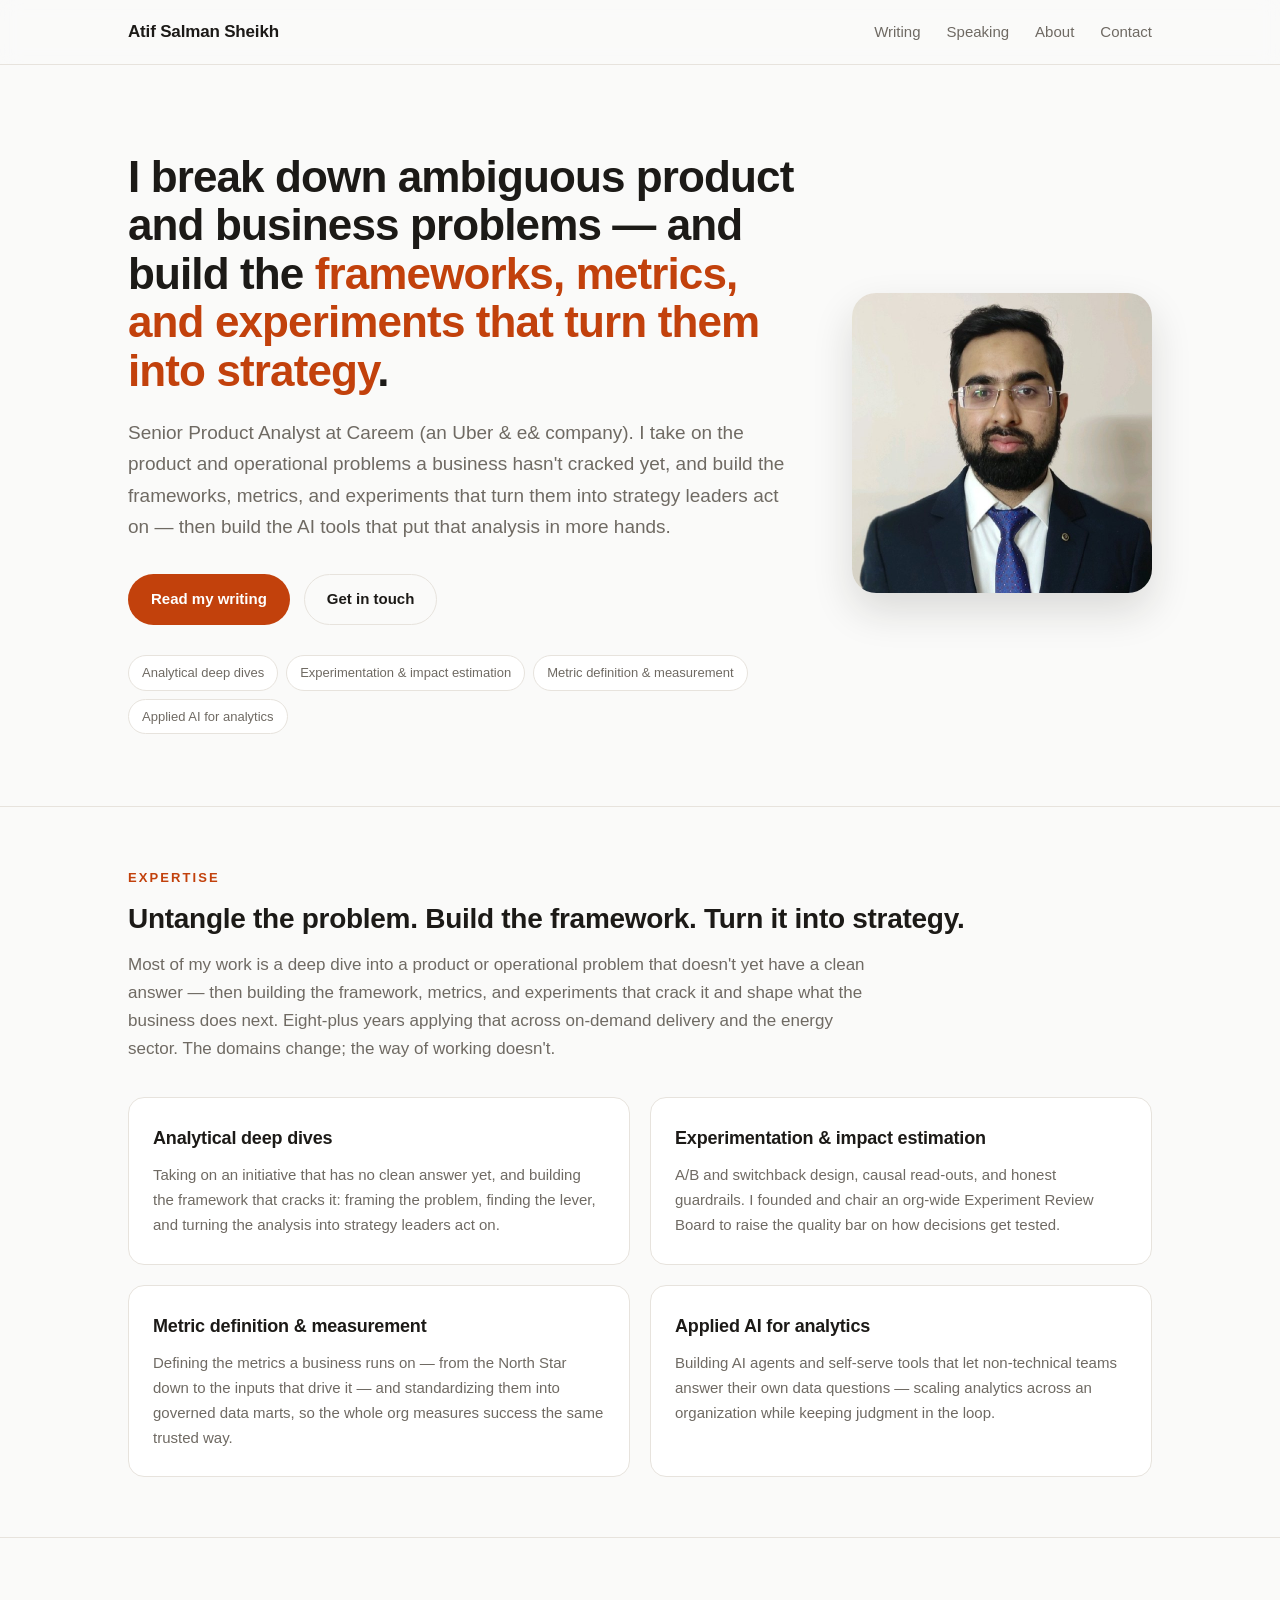
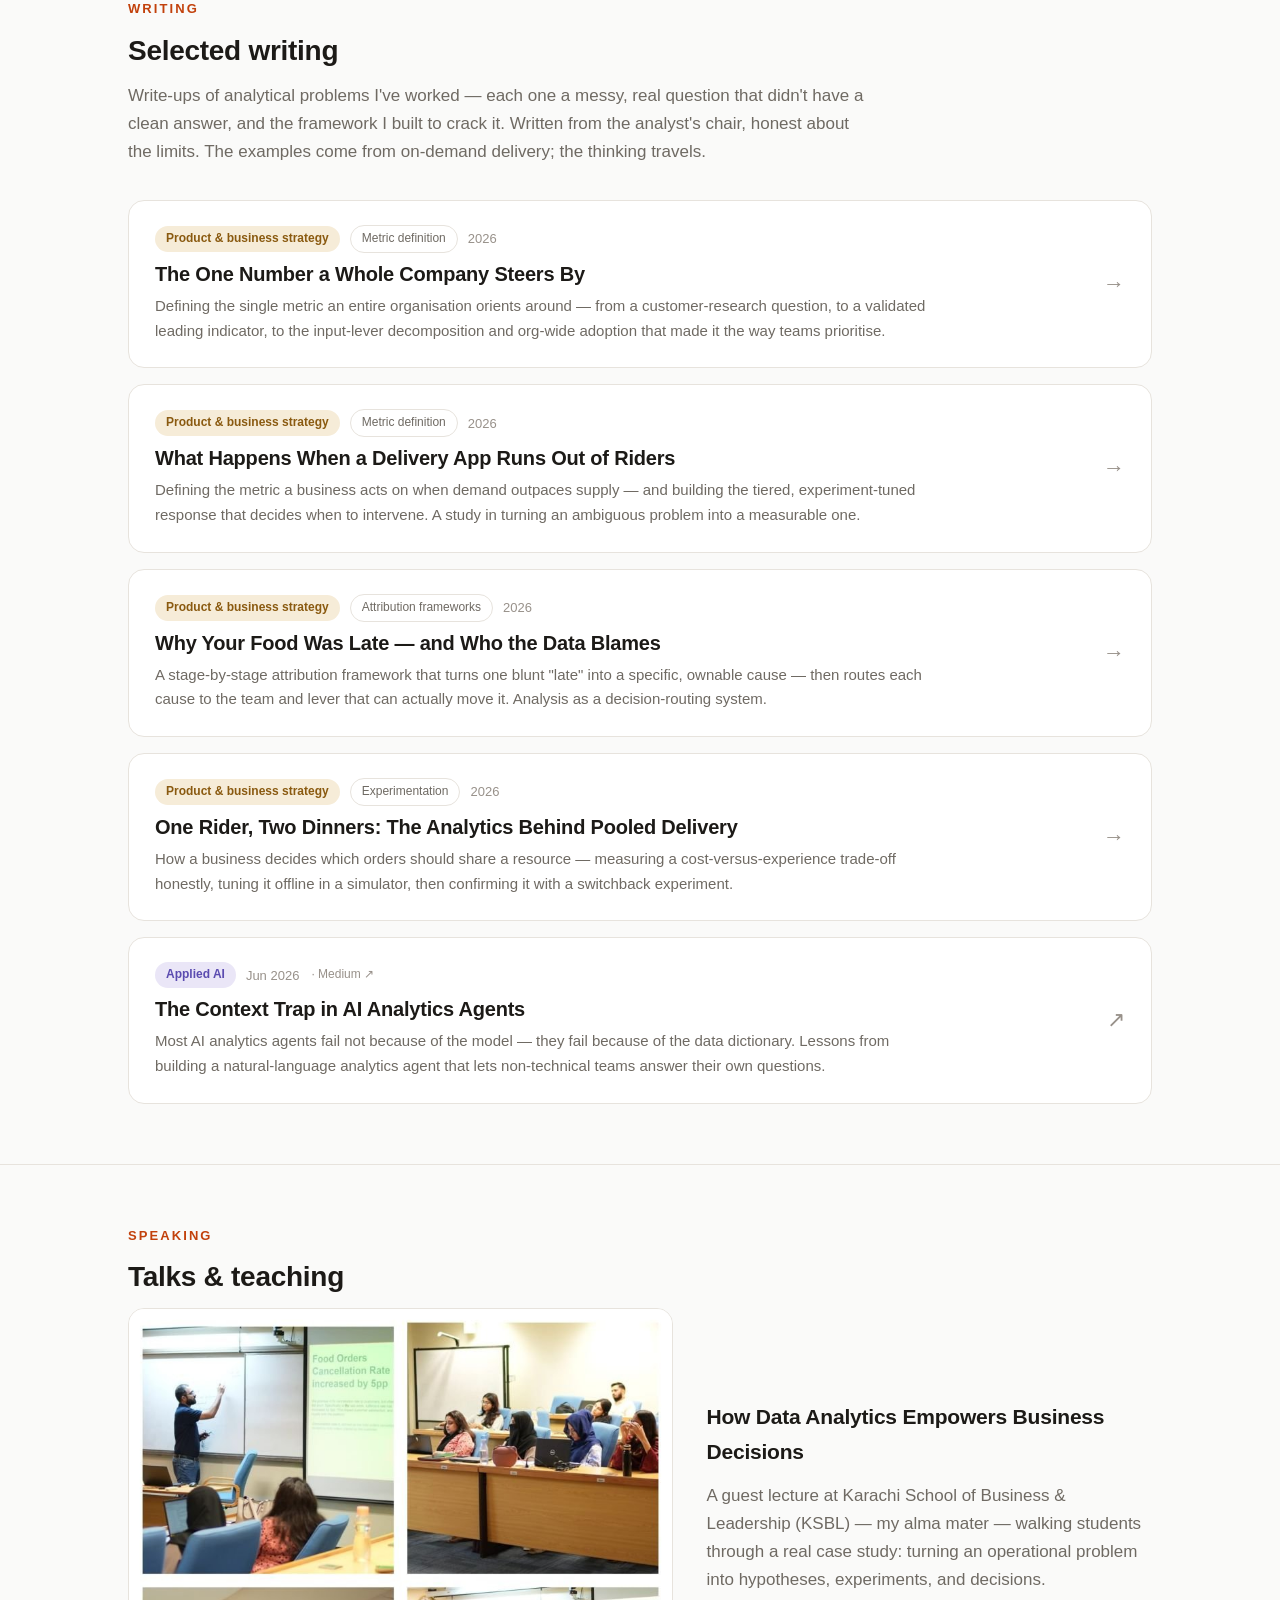
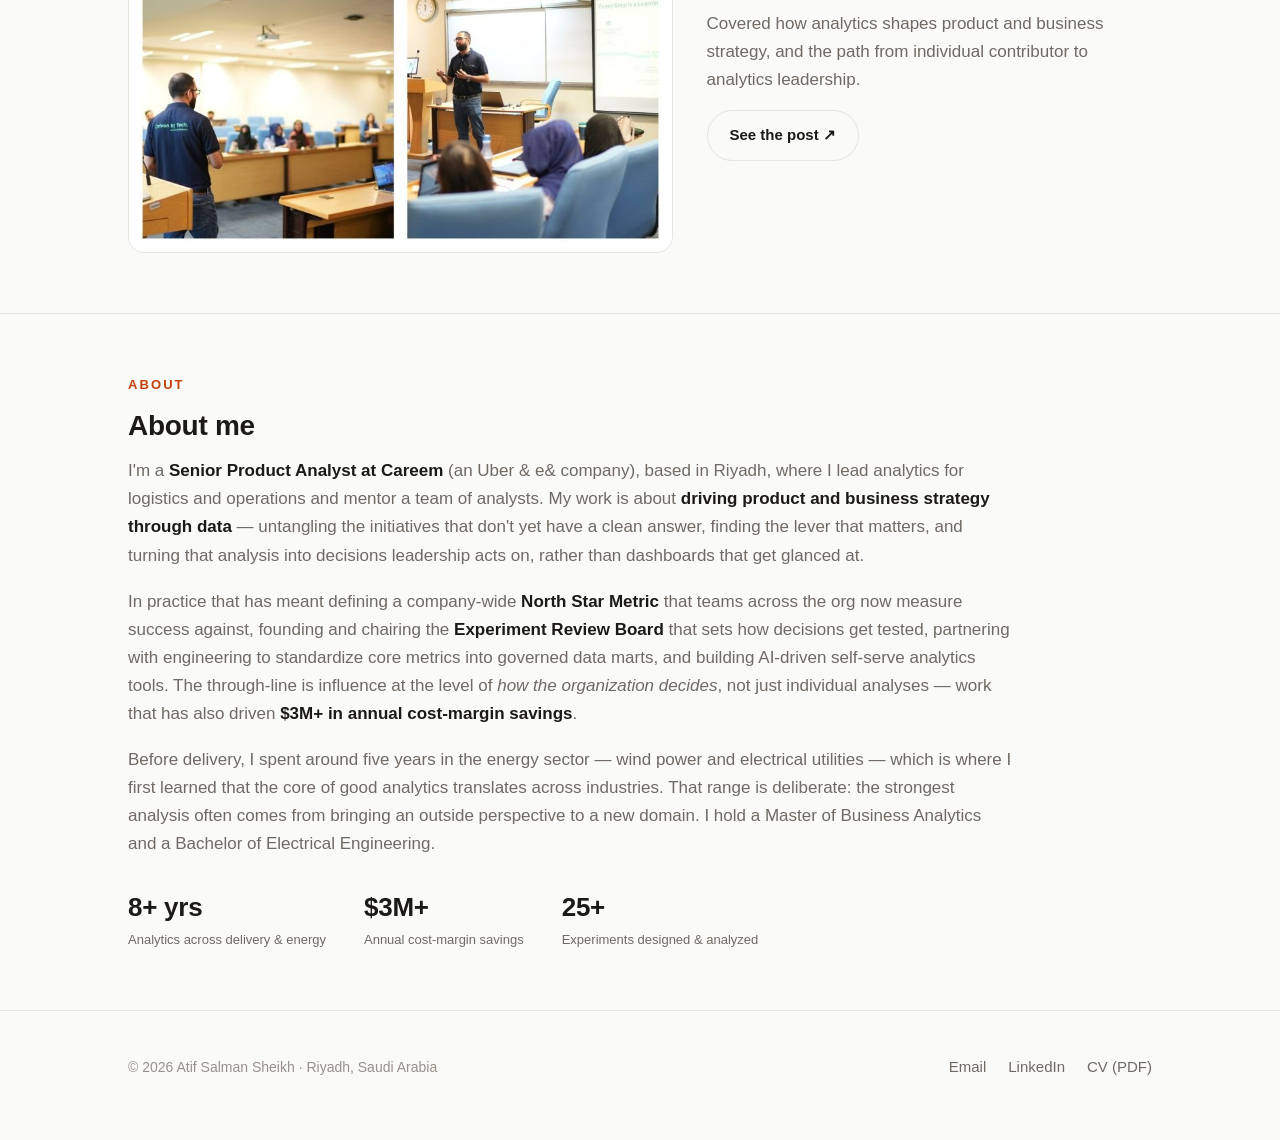
<file: index.html>
<!DOCTYPE html>
<html lang="en">
<head>
<meta charset="utf-8"/>
<meta name="viewport" content="width=device-width, initial-scale=1"/>
<title>Atif Salman Sheikh — Product &amp; Business Analytics</title>
<meta name="description" content="Atif Salman Sheikh — Senior Product Analyst driving product and business strategy through data: experimentation, metric strategy, and applied AI."/>
<meta name="author" content="Atif Salman Sheikh"/>
<meta property="og:type" content="website"/>
<meta property="og:title" content="Atif Salman Sheikh — Product &amp; Business Analytics"/>
<meta property="og:description" content="Driving product and business strategy through data — experimentation, metric strategy, and applied AI."/>
<meta property="og:image" content="https://atif-salman123.github.io/atif-portfolio/assets/atif.jpg"/>
<meta name="twitter:card" content="summary_large_image"/>
<meta name="twitter:title" content="Atif Salman Sheikh — Product &amp; Business Analytics"/>
<meta name="twitter:description" content="Driving product and business strategy through data — experimentation, metric strategy, and applied AI."/>
<link rel="stylesheet" href="style.css"/>
</head>
<body>

<nav class="nav">
  <div class="wrap">
    <a class="brand" href="index.html">Atif&nbsp;Salman&nbsp;Sheikh</a>
    <div class="links">
      <a href="#writing">Writing</a>
      <a href="#speaking" class="hide-sm">Speaking</a>
      <a href="#about">About</a>
      <a href="#contact">Contact</a>
    </div>
  </div>
</nav>

<header class="hero">
  <div class="wrap hero-grid">
    <div>
      <h1>I break down ambiguous product and business problems — and build the <span class="accent">frameworks, metrics, and experiments that turn them into strategy</span>.</h1>
      <p class="sub">Senior Product Analyst at Careem (an Uber &amp; e&amp; company). I take on the product and operational problems a business hasn't cracked yet, and build the frameworks, metrics, and experiments that turn them into strategy leaders act on — then build the AI tools that put that analysis in more hands.</p>
      <div class="cta">
        <a class="btn btn-primary" href="#writing">Read my writing</a>
        <a class="btn btn-ghost" href="#contact">Get in touch</a>
      </div>
      <div class="pills">
        <span class="pill">Analytical deep dives</span>
        <span class="pill">Experimentation &amp; impact estimation</span>
        <span class="pill">Metric definition &amp; measurement</span>
        <span class="pill">Applied AI for analytics</span>
      </div>
    </div>
    <img class="hero-photo" src="assets/atif.jpg" alt="Atif Salman Sheikh"/>
  </div>
</header>

<section id="focus">
  <div class="wrap">
    <p class="sec-label">Expertise</p>
    <h2 class="sec-title">Untangle the problem. Build the framework. Turn it into strategy.</h2>
    <p class="sec-intro">Most of my work is a deep dive into a product or operational problem that doesn't yet have a clean answer — then building the framework, metrics, and experiments that crack it and shape what the business does next. Eight-plus years applying that across on-demand delivery and the energy sector. The domains change; the way of working doesn't.</p>
    <div class="cards cards-4">
      <div class="card">
        <h3>Analytical deep dives</h3>
        <p>Taking on an initiative that has no clean answer yet, and building the framework that cracks it: framing the problem, finding the lever, and turning the analysis into strategy leaders act on.</p>
      </div>
      <div class="card">
        <h3>Experimentation &amp; impact estimation</h3>
        <p>A/B and switchback design, causal read-outs, and honest guardrails. I founded and chair an org-wide Experiment Review Board to raise the quality bar on how decisions get tested.</p>
      </div>
      <div class="card">
        <h3>Metric definition &amp; measurement</h3>
        <p>Defining the metrics a business runs on — from the North Star down to the inputs that drive it — and standardizing them into governed data marts, so the whole org measures success the same trusted way.</p>
      </div>
      <div class="card">
        <h3>Applied AI for analytics</h3>
        <p>Building AI agents and self-serve tools that let non-technical teams answer their own data questions — scaling analytics across an organization while keeping judgment in the loop.</p>
      </div>
    </div>
  </div>
</section>

<section id="writing">
  <div class="wrap">
    <p class="sec-label">Writing</p>
    <h2 class="sec-title">Selected writing</h2>
    <p class="sec-intro">Write-ups of analytical problems I've worked — each one a messy, real question that didn't have a clean answer, and the framework I built to crack it. Written from the analyst's chair, honest about the limits. The examples come from on-demand delivery; the thinking travels.</p>
    <div class="posts">

      <a class="post" href="articles/north-star.html">
        <div>
          <div class="meta"><span class="tag strat">Product &amp; business strategy</span><span class="tag sub">Metric definition</span><span class="date">2026</span></div>
          <h3>The One Number a Whole Company Steers By</h3>
          <p>Defining the single metric an entire organisation orients around — from a customer-research question, to a validated leading indicator, to the input-lever decomposition and org-wide adoption that made it the way teams prioritise.</p>
        </div>
        <span class="go">→</span>
      </a>

      <a class="post" href="articles/supply-stress.html">
        <div>
          <div class="meta"><span class="tag strat">Product &amp; business strategy</span><span class="tag sub">Metric definition</span><span class="date">2026</span></div>
          <h3>What Happens When a Delivery App Runs Out of Riders</h3>
          <p>Defining the metric a business acts on when demand outpaces supply — and building the tiered, experiment-tuned response that decides when to intervene. A study in turning an ambiguous problem into a measurable one.</p>
        </div>
        <span class="go">→</span>
      </a>

      <a class="post" href="articles/food-delay.html">
        <div>
          <div class="meta"><span class="tag strat">Product &amp; business strategy</span><span class="tag sub">Attribution frameworks</span><span class="date">2026</span></div>
          <h3>Why Your Food Was Late — and Who the Data Blames</h3>
          <p>A stage-by-stage attribution framework that turns one blunt "late" into a specific, ownable cause — then routes each cause to the team and lever that can actually move it. Analysis as a decision-routing system.</p>
        </div>
        <span class="go">→</span>
      </a>

      <a class="post" href="articles/pooling.html">
        <div>
          <div class="meta"><span class="tag strat">Product &amp; business strategy</span><span class="tag sub">Experimentation</span><span class="date">2026</span></div>
          <h3>One Rider, Two Dinners: The Analytics Behind Pooled Delivery</h3>
          <p>How a business decides which orders should share a resource — measuring a cost-versus-experience trade-off honestly, tuning it offline in a simulator, then confirming it with a switchback experiment.</p>
        </div>
        <span class="go">→</span>
      </a>

      <a class="post" href="https://medium.com/@atif.salman/the-context-trap-in-ai-analytics-agents-af1a8ddbf6b3" target="_blank" rel="noopener">
        <div>
          <div class="meta"><span class="tag ai">Applied AI</span><span class="date">Jun 2026</span><span class="external">· Medium ↗</span></div>
          <h3>The Context Trap in AI Analytics Agents</h3>
          <p>Most AI analytics agents fail not because of the model — they fail because of the data dictionary. Lessons from building a natural-language analytics agent that lets non-technical teams answer their own questions.</p>
        </div>
        <span class="go">↗</span>
      </a>

    </div>
  </div>
</section>

<section id="speaking">
  <div class="wrap">
    <p class="sec-label">Speaking</p>
    <h2 class="sec-title">Talks &amp; teaching</h2>
    <div class="speak-grid">
      <img src="assets/ksbl.jpg" alt="Atif Salman Sheikh speaking at KSBL"/>
      <div>
        <h3>How Data Analytics Empowers Business Decisions</h3>
        <p>A guest lecture at Karachi School of Business &amp; Leadership (KSBL) — my alma mater — walking students through a real case study: turning an operational problem into hypotheses, experiments, and decisions.</p>
        <p>Covered how analytics shapes product and business strategy, and the path from individual contributor to analytics leadership.</p>
        <a class="btn btn-ghost" href="https://www.linkedin.com/posts/atif-salman-sheikh-3b5051a1_productanalytics-careem-mena-activity-7404068325951049729-7QJS" target="_blank" rel="noopener">See the post ↗</a>
      </div>
    </div>
  </div>
</section>

<section id="about">
  <div class="wrap">
    <p class="sec-label">About</p>
    <h2 class="sec-title">About me</h2>
    <div class="about-grid">
      <p>I'm a <strong>Senior Product Analyst at Careem</strong> (an Uber &amp; e&amp; company), based in Riyadh, where I lead analytics for logistics and operations and mentor a team of analysts. My work is about <strong>driving product and business strategy through data</strong> — untangling the initiatives that don't yet have a clean answer, finding the lever that matters, and turning that analysis into decisions leadership acts on, rather than dashboards that get glanced at.</p>
      <p>In practice that has meant defining a company-wide <strong>North Star Metric</strong> that teams across the org now measure success against, founding and chairing the <strong>Experiment Review Board</strong> that sets how decisions get tested, partnering with engineering to standardize core metrics into governed data marts, and building AI-driven self-serve analytics tools. The through-line is influence at the level of <em>how the organization decides</em>, not just individual analyses — work that has also driven <strong>$3M+ in annual cost-margin savings</strong>.</p>
      <p>Before delivery, I spent around five years in the energy sector — wind power and electrical utilities — which is where I first learned that the core of good analytics translates across industries. That range is deliberate: the strongest analysis often comes from bringing an outside perspective to a new domain. I hold a Master of Business Analytics and a Bachelor of Electrical Engineering.</p>
      <div class="stats">
        <div class="stat"><div class="n">8+ yrs</div><div class="l">Analytics across delivery &amp; energy</div></div>
        <div class="stat"><div class="n">$3M+</div><div class="l">Annual cost-margin savings</div></div>
        <div class="stat"><div class="n">25+</div><div class="l">Experiments designed &amp; analyzed</div></div>
      </div>
    </div>
  </div>
</section>

<footer id="contact">
  <div class="wrap foot">
    <div class="copy">© 2026 Atif Salman Sheikh · Riyadh, Saudi Arabia</div>
    <div class="flinks">
      <a href="mailto:atif.mansal@gmail.com">Email</a>
      <a href="https://www.linkedin.com/in/atif-salman-sheikh-3b5051a1/" target="_blank" rel="noopener">LinkedIn</a>
      <a href="assets/Atif_Salman_Sheikh_CV.pdf" target="_blank" rel="noopener">CV (PDF)</a>
    </div>
  </div>
</footer>

</body>
</html>
</file>
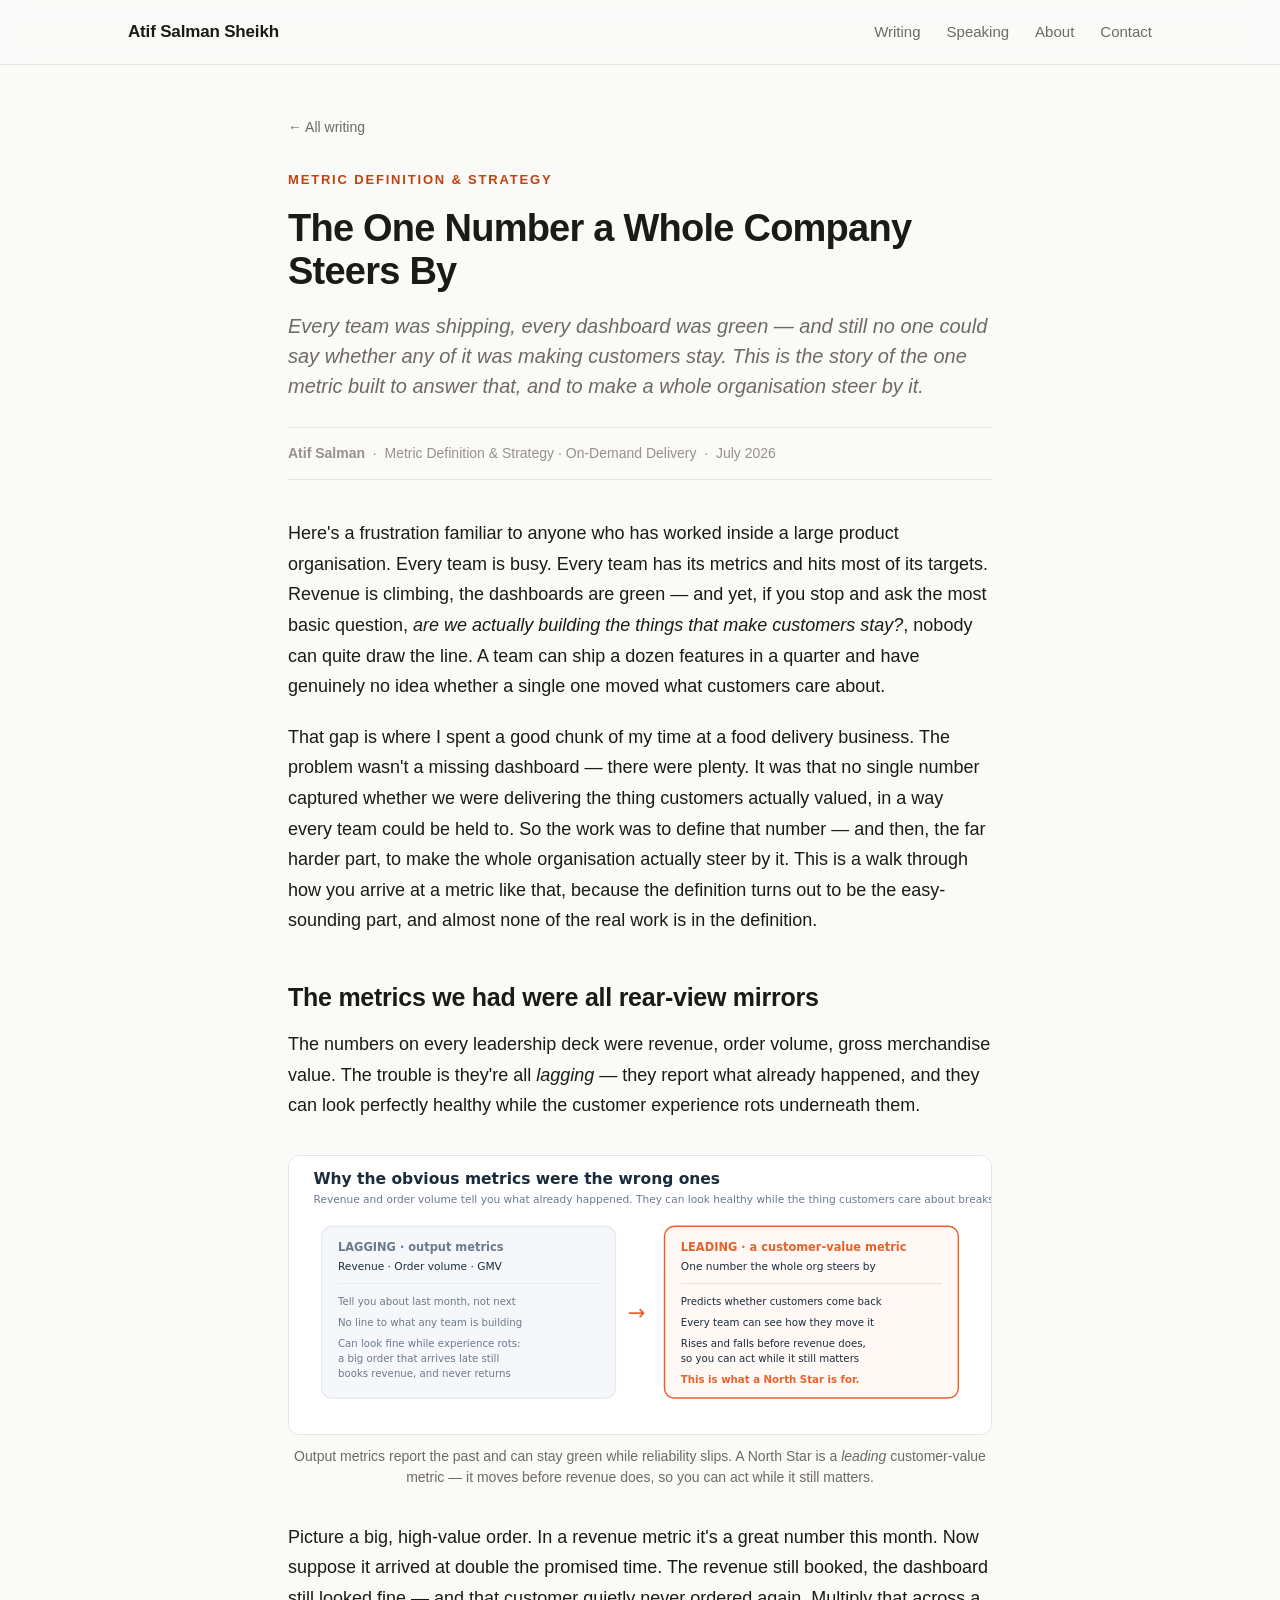
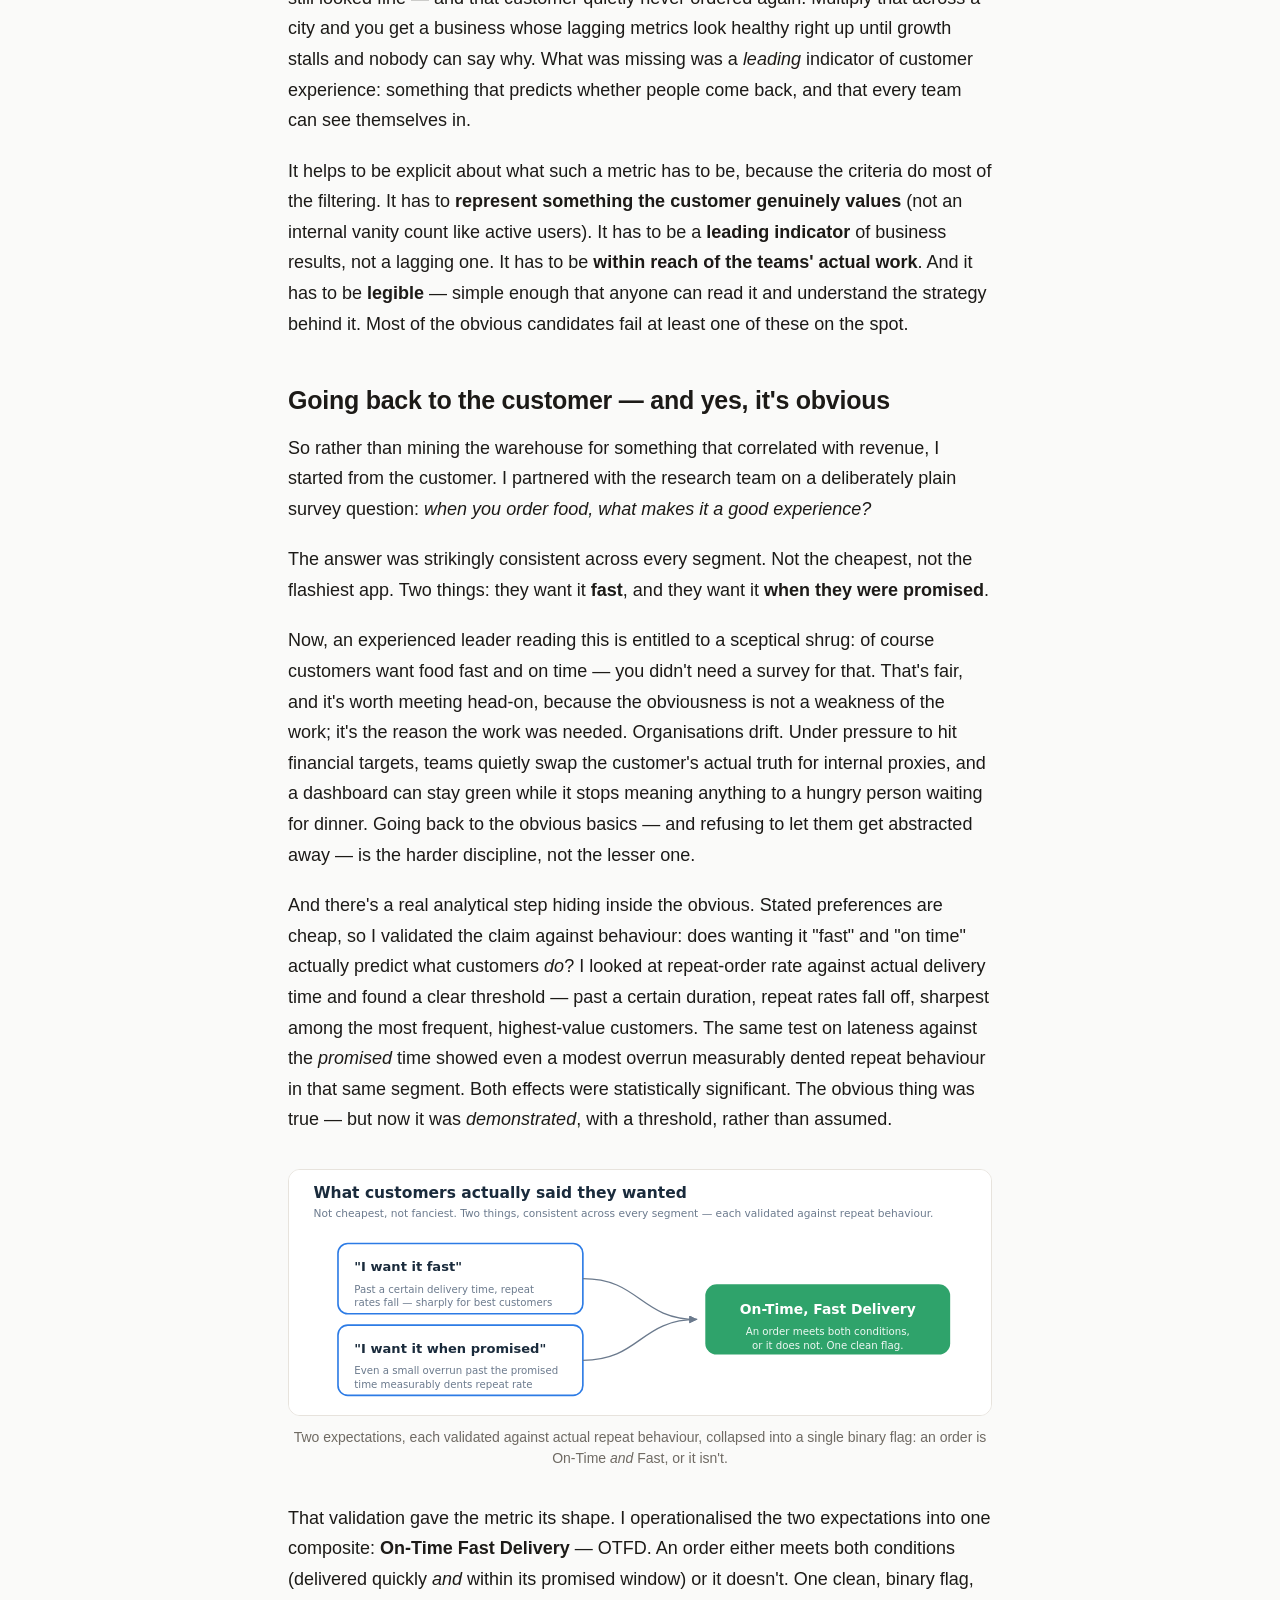
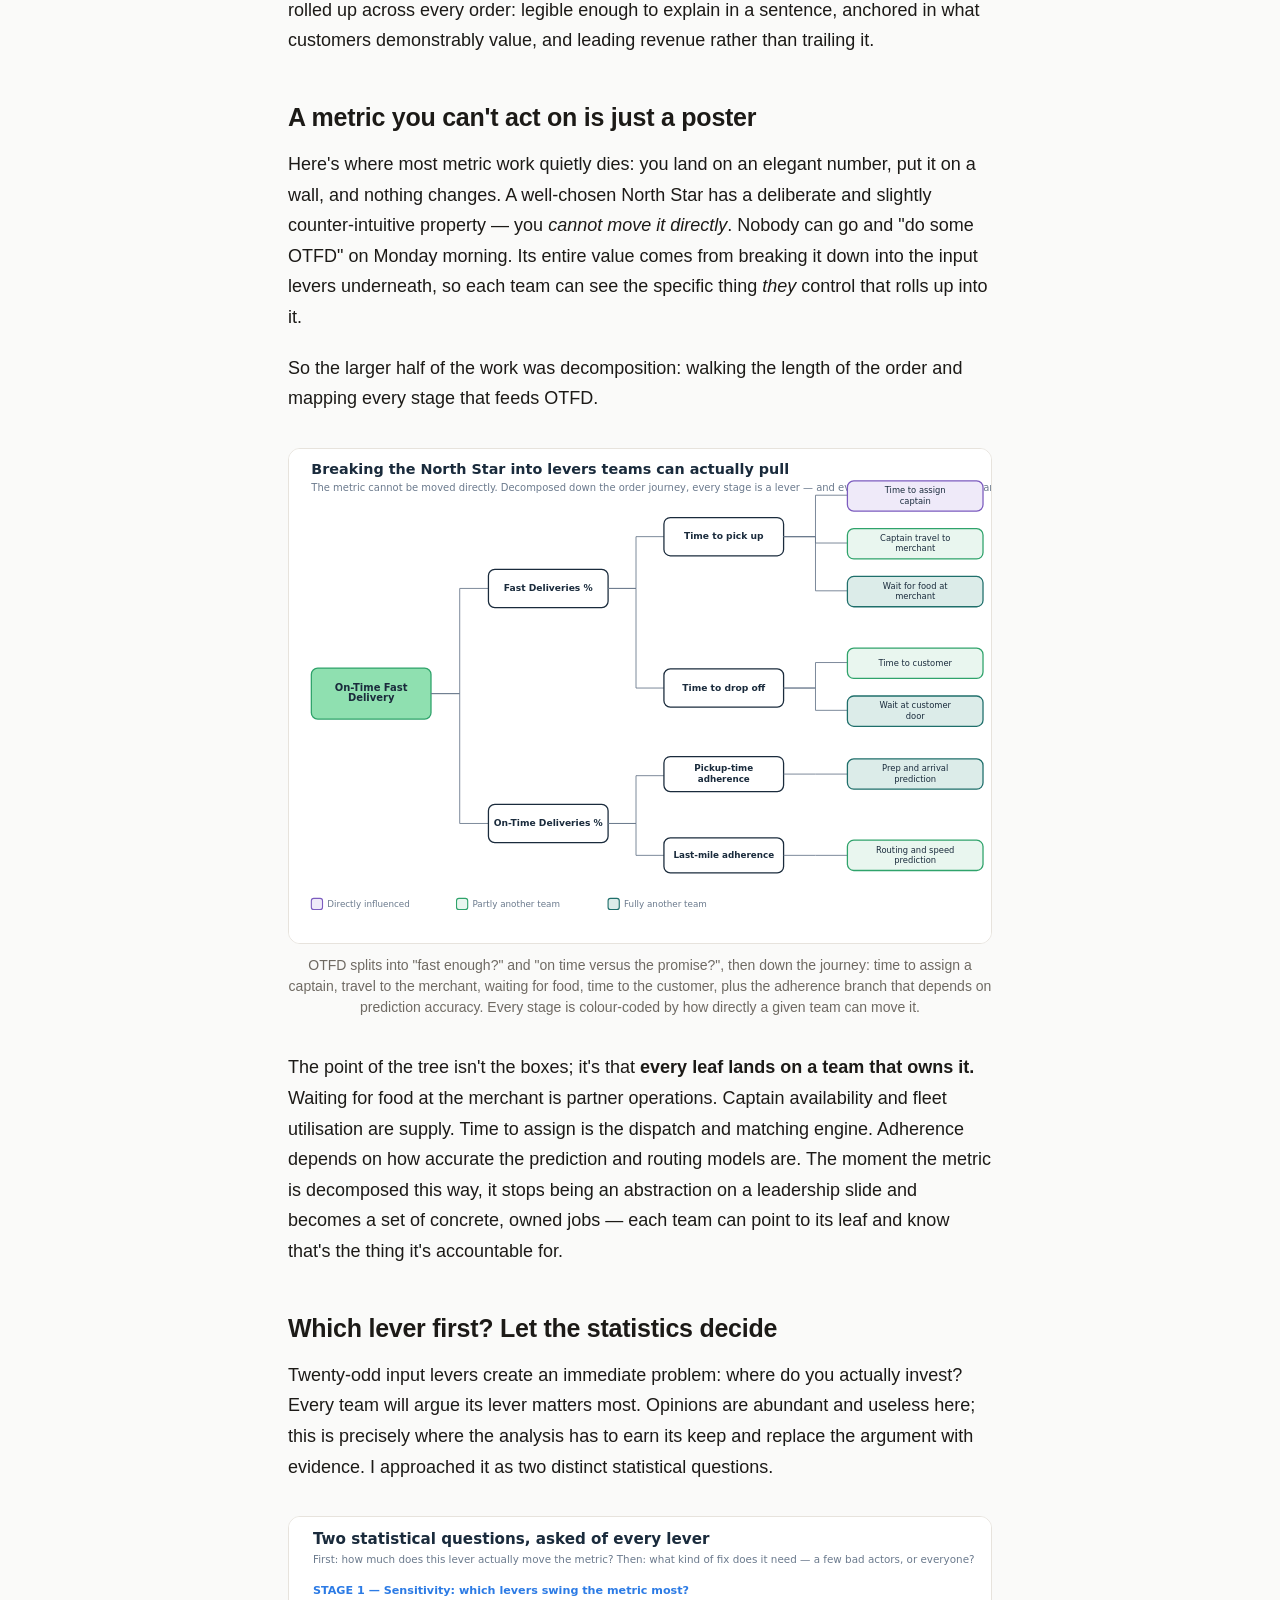
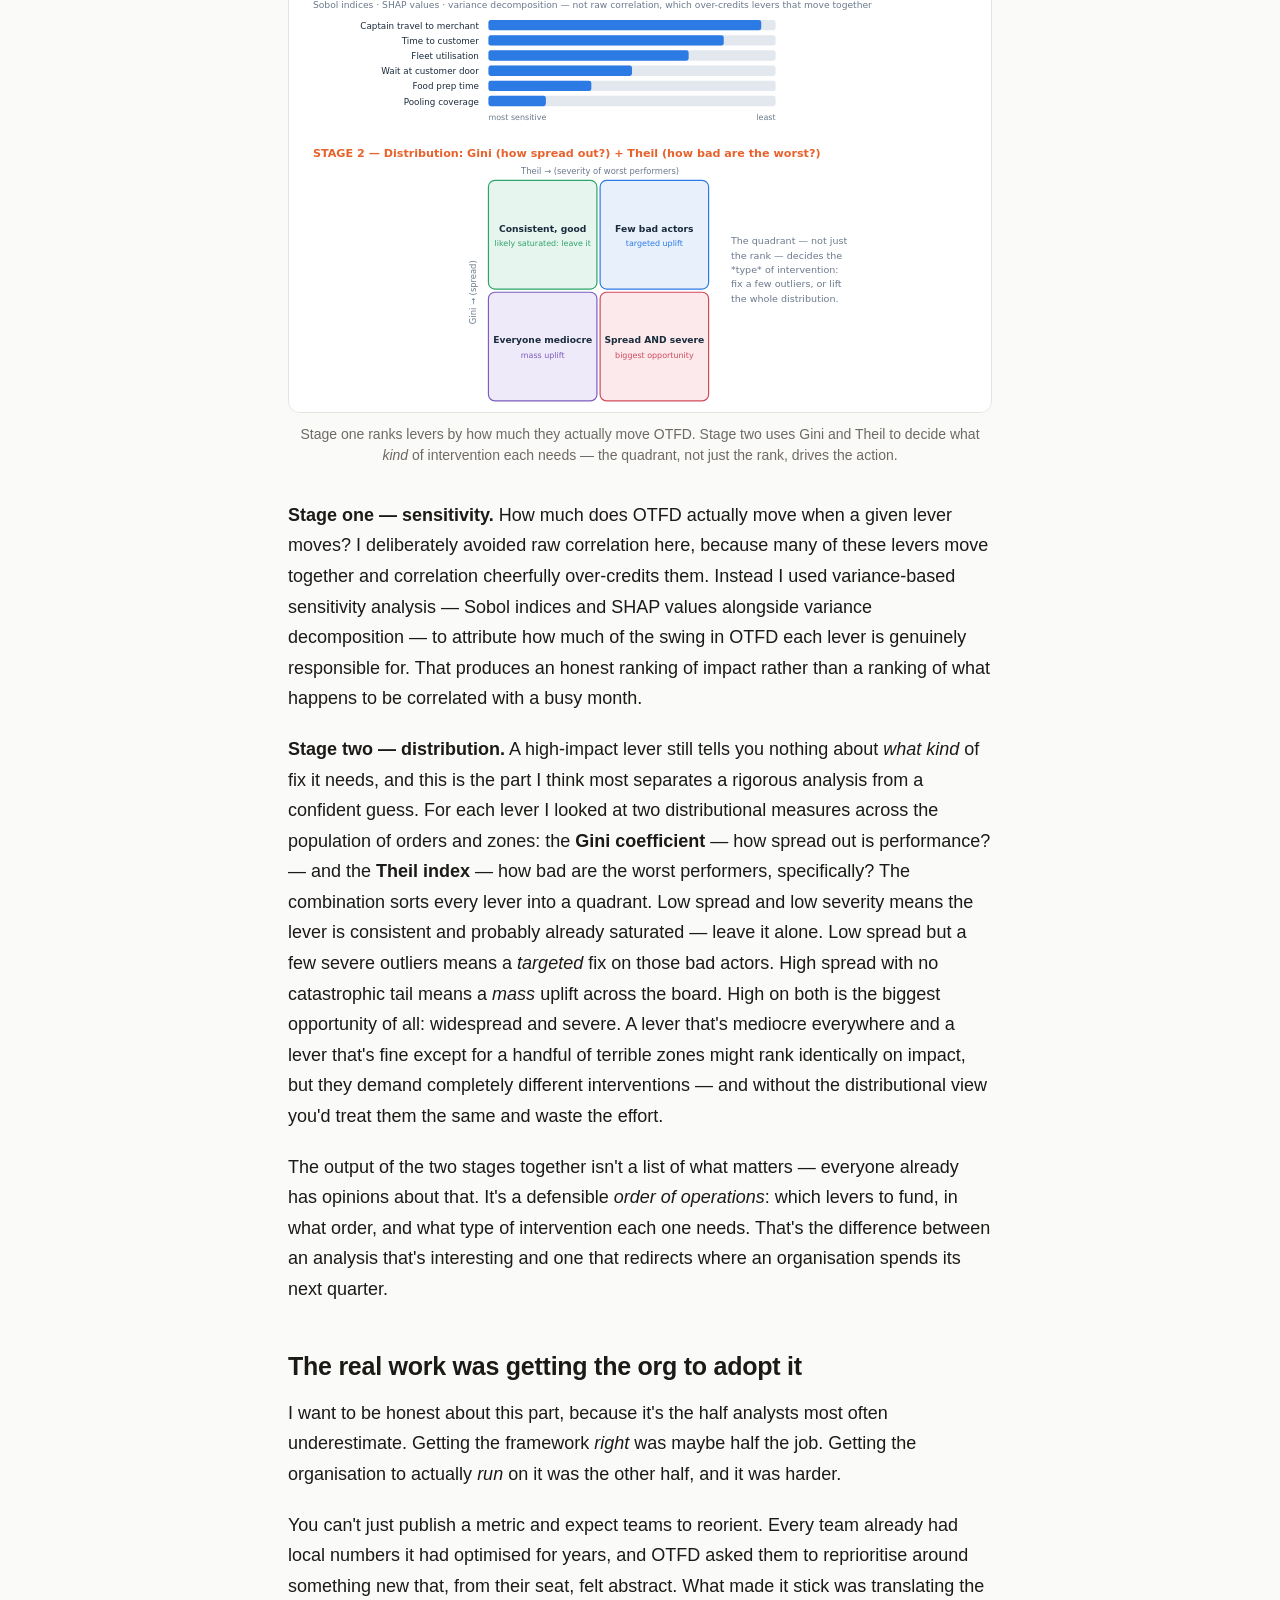
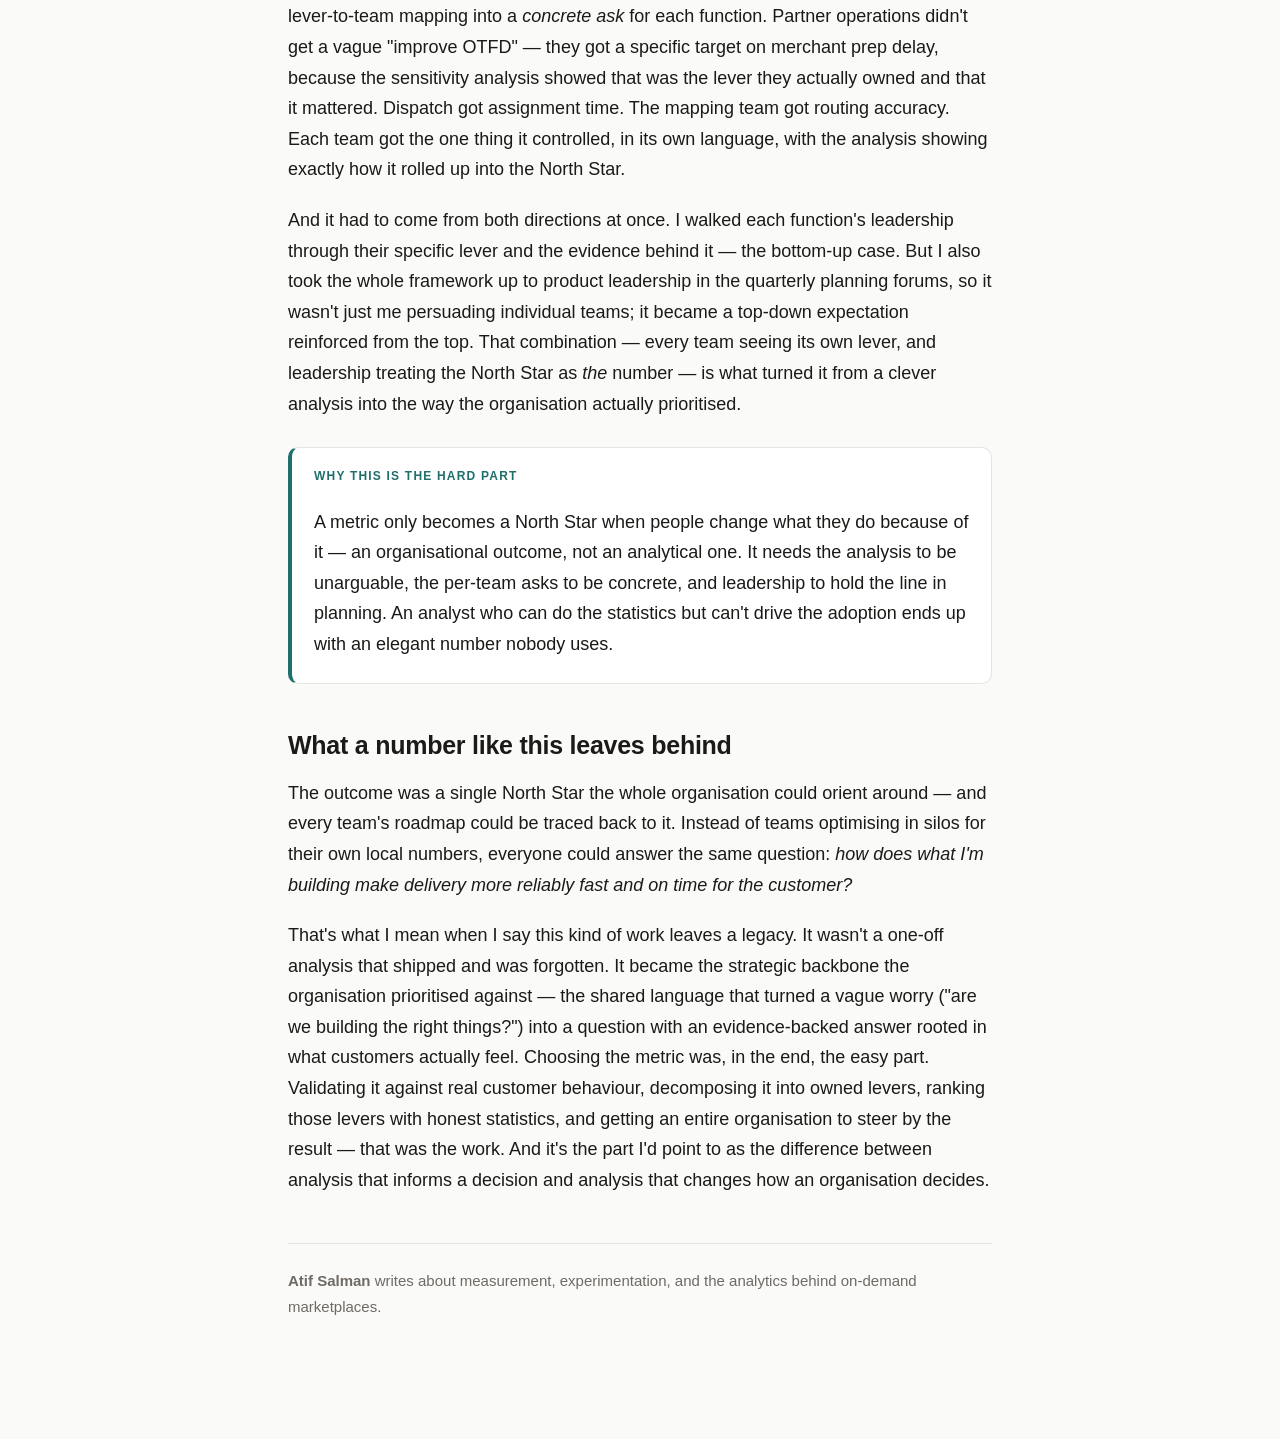
<file: articles/north-star.html>
<!DOCTYPE html>
<html lang="en">
<head>
<meta charset="utf-8"/>
<meta name="viewport" content="width=device-width, initial-scale=1"/>
<title>The One Number a Whole Company Steers By &mdash; Atif Salman Sheikh</title>
<meta name="description" content="How to define a North Star metric a whole organisation runs on — from customer research and repeat-rate validation to input-lever decomposition, sensitivity and Gini/Theil analysis, and org-wide adoption."/>
<meta name="author" content="Atif Salman Sheikh"/>
<meta property="og:type" content="article"/>
<meta property="og:title" content="The One Number a Whole Company Steers By"/>
<meta property="og:description" content="Defining a North Star metric a whole organisation runs on — customer research, validation, decomposition, and adoption."/>
<meta property="og:image" content="https://atif-salman123.github.io/atif-portfolio/assets/atif.jpg"/>
<meta name="twitter:card" content="summary_large_image"/>
<meta name="twitter:title" content="The One Number a Whole Company Steers By"/>
<meta name="twitter:description" content="Defining a North Star metric a whole organisation runs on."/>
<link rel="stylesheet" href="../style.css"/>
</head>
<body>
<nav class="nav">
  <div class="wrap">
    <a class="brand" href="../index.html">Atif&nbsp;Salman&nbsp;Sheikh</a>
    <div class="links">
      <a href="../index.html#writing">Writing</a>
      <a href="../index.html#speaking" class="hide-sm">Speaking</a>
      <a href="../index.html#about">About</a>
      <a href="../index.html#contact">Contact</a>
    </div>
  </div>
</nav>
<article class="article">
<a class="back" href="../index.html#writing">&larr; All writing</a>

<div class="kicker">Metric Definition &amp; Strategy</div>
<h1>The One Number a Whole Company Steers By</h1>
<p class="dek">Every team was shipping, every dashboard was green &mdash; and still no one could say whether any of it was making customers stay. This is the story of the one metric built to answer that, and to make a whole organisation steer by it.</p>
<div class="byline"><b>Atif Salman</b> &nbsp;·&nbsp; Metric Definition &amp; Strategy · On-Demand Delivery &nbsp;·&nbsp; July 2026</div>

<p>Here's a frustration familiar to anyone who has worked inside a large product organisation. Every team is busy. Every team has its metrics and hits most of its targets. Revenue is climbing, the dashboards are green &mdash; and yet, if you stop and ask the most basic question, <em>are we actually building the things that make customers stay?</em>, nobody can quite draw the line. A team can ship a dozen features in a quarter and have genuinely no idea whether a single one moved what customers care about.</p>

<p>That gap is where I spent a good chunk of my time at a food delivery business. The problem wasn't a missing dashboard &mdash; there were plenty. It was that no single number captured whether we were delivering the thing customers actually valued, in a way every team could be held to. So the work was to define that number &mdash; and then, the far harder part, to make the whole organisation actually steer by it. This is a walk through how you arrive at a metric like that, because the definition turns out to be the easy-sounding part, and almost none of the real work is in the definition.</p>

<h2>The metrics we had were all rear-view mirrors</h2>
<p>The numbers on every leadership deck were revenue, order volume, gross merchandise value. The trouble is they're all <em>lagging</em> &mdash; they report what already happened, and they can look perfectly healthy while the customer experience rots underneath them.</p>

<figure><img src="[data-uri]" alt="Lagging output metrics versus a leading customer-value metric"/><figcaption>Output metrics report the past and can stay green while reliability slips. A North Star is a <em>leading</em> customer-value metric &mdash; it moves before revenue does, so you can act while it still matters.</figcaption></figure>

<p>Picture a big, high-value order. In a revenue metric it's a great number this month. Now suppose it arrived at double the promised time. The revenue still booked, the dashboard still looked fine &mdash; and that customer quietly never ordered again. Multiply that across a city and you get a business whose lagging metrics look healthy right up until growth stalls and nobody can say why. What was missing was a <em>leading</em> indicator of customer experience: something that predicts whether people come back, and that every team can see themselves in.</p>

<p>It helps to be explicit about what such a metric has to be, because the criteria do most of the filtering. It has to <strong>represent something the customer genuinely values</strong> (not an internal vanity count like active users). It has to be a <strong>leading indicator</strong> of business results, not a lagging one. It has to be <strong>within reach of the teams' actual work</strong>. And it has to be <strong>legible</strong> &mdash; simple enough that anyone can read it and understand the strategy behind it. Most of the obvious candidates fail at least one of these on the spot.</p>

<h2>Going back to the customer &mdash; and yes, it's obvious</h2>
<p>So rather than mining the warehouse for something that correlated with revenue, I started from the customer. I partnered with the research team on a deliberately plain survey question: <em>when you order food, what makes it a good experience?</em></p>

<p>The answer was strikingly consistent across every segment. Not the cheapest, not the flashiest app. Two things: they want it <strong>fast</strong>, and they want it <strong>when they were promised</strong>.</p>

<p>Now, an experienced leader reading this is entitled to a sceptical shrug: of course customers want food fast and on time &mdash; you didn't need a survey for that. That's fair, and it's worth meeting head-on, because the obviousness is not a weakness of the work; it's the reason the work was needed. Organisations drift. Under pressure to hit financial targets, teams quietly swap the customer's actual truth for internal proxies, and a dashboard can stay green while it stops meaning anything to a hungry person waiting for dinner. Going back to the obvious basics &mdash; and refusing to let them get abstracted away &mdash; is the harder discipline, not the lesser one.</p>

<p>And there's a real analytical step hiding inside the obvious. Stated preferences are cheap, so I validated the claim against behaviour: does wanting it "fast" and "on time" actually predict what customers <em>do</em>? I looked at repeat-order rate against actual delivery time and found a clear threshold &mdash; past a certain duration, repeat rates fall off, sharpest among the most frequent, highest-value customers. The same test on lateness against the <em>promised</em> time showed even a modest overrun measurably dented repeat behaviour in that same segment. Both effects were statistically significant. The obvious thing was true &mdash; but now it was <em>demonstrated</em>, with a threshold, rather than assumed.</p>

<figure><img src="[data-uri]" alt="Two customer expectations, each validated against repeat rate, combining into On-Time Fast Delivery"/><figcaption>Two expectations, each validated against actual repeat behaviour, collapsed into a single binary flag: an order is On-Time <em>and</em> Fast, or it isn't.</figcaption></figure>

<p>That validation gave the metric its shape. I operationalised the two expectations into one composite: <strong>On-Time Fast Delivery</strong> &mdash; OTFD. An order either meets both conditions (delivered quickly <em>and</em> within its promised window) or it doesn't. One clean, binary flag, rolled up across every order: legible enough to explain in a sentence, anchored in what customers demonstrably value, and leading revenue rather than trailing it.</p>

<h2>A metric you can't act on is just a poster</h2>
<p>Here's where most metric work quietly dies: you land on an elegant number, put it on a wall, and nothing changes. A well-chosen North Star has a deliberate and slightly counter-intuitive property &mdash; you <em>cannot move it directly</em>. Nobody can go and "do some OTFD" on Monday morning. Its entire value comes from breaking it down into the input levers underneath, so each team can see the specific thing <em>they</em> control that rolls up into it.</p>

<p>So the larger half of the work was decomposition: walking the length of the order and mapping every stage that feeds OTFD.</p>

<figure><img src="[data-uri]" alt="OTFD decomposed down the order journey into input levers, colour-coded by which team can influence each"/><figcaption>OTFD splits into "fast enough?" and "on time versus the promise?", then down the journey: time to assign a captain, travel to the merchant, waiting for food, time to the customer, plus the adherence branch that depends on prediction accuracy. Every stage is colour-coded by how directly a given team can move it.</figcaption></figure>

<p>The point of the tree isn't the boxes; it's that <strong>every leaf lands on a team that owns it.</strong> Waiting for food at the merchant is partner operations. Captain availability and fleet utilisation are supply. Time to assign is the dispatch and matching engine. Adherence depends on how accurate the prediction and routing models are. The moment the metric is decomposed this way, it stops being an abstraction on a leadership slide and becomes a set of concrete, owned jobs &mdash; each team can point to its leaf and know that's the thing it's accountable for.</p>

<h2>Which lever first? Let the statistics decide</h2>
<p>Twenty-odd input levers create an immediate problem: where do you actually invest? Every team will argue its lever matters most. Opinions are abundant and useless here; this is precisely where the analysis has to earn its keep and replace the argument with evidence. I approached it as two distinct statistical questions.</p>

<figure><img src="[data-uri]" alt="Two-stage method: sensitivity ranking via Sobol/SHAP/variance decomposition, then Gini and Theil to classify intervention type"/><figcaption>Stage one ranks levers by how much they actually move OTFD. Stage two uses Gini and Theil to decide what <em>kind</em> of intervention each needs &mdash; the quadrant, not just the rank, drives the action.</figcaption></figure>

<p><strong>Stage one &mdash; sensitivity.</strong> How much does OTFD actually move when a given lever moves? I deliberately avoided raw correlation here, because many of these levers move together and correlation cheerfully over-credits them. Instead I used variance-based sensitivity analysis &mdash; Sobol indices and SHAP values alongside variance decomposition &mdash; to attribute how much of the swing in OTFD each lever is genuinely responsible for. That produces an honest ranking of impact rather than a ranking of what happens to be correlated with a busy month.</p>

<p><strong>Stage two &mdash; distribution.</strong> A high-impact lever still tells you nothing about <em>what kind</em> of fix it needs, and this is the part I think most separates a rigorous analysis from a confident guess. For each lever I looked at two distributional measures across the population of orders and zones: the <strong>Gini coefficient</strong> &mdash; how spread out is performance? &mdash; and the <strong>Theil index</strong> &mdash; how bad are the worst performers, specifically? The combination sorts every lever into a quadrant. Low spread and low severity means the lever is consistent and probably already saturated &mdash; leave it alone. Low spread but a few severe outliers means a <em>targeted</em> fix on those bad actors. High spread with no catastrophic tail means a <em>mass</em> uplift across the board. High on both is the biggest opportunity of all: widespread and severe. A lever that's mediocre everywhere and a lever that's fine except for a handful of terrible zones might rank identically on impact, but they demand completely different interventions &mdash; and without the distributional view you'd treat them the same and waste the effort.</p>

<p>The output of the two stages together isn't a list of what matters &mdash; everyone already has opinions about that. It's a defensible <em>order of operations</em>: which levers to fund, in what order, and what type of intervention each one needs. That's the difference between an analysis that's interesting and one that redirects where an organisation spends its next quarter.</p>

<h2>The real work was getting the org to adopt it</h2>
<p>I want to be honest about this part, because it's the half analysts most often underestimate. Getting the framework <em>right</em> was maybe half the job. Getting the organisation to actually <em>run</em> on it was the other half, and it was harder.</p>

<p>You can't just publish a metric and expect teams to reorient. Every team already had local numbers it had optimised for years, and OTFD asked them to reprioritise around something new that, from their seat, felt abstract. What made it stick was translating the lever-to-team mapping into a <em>concrete ask</em> for each function. Partner operations didn't get a vague "improve OTFD" &mdash; they got a specific target on merchant prep delay, because the sensitivity analysis showed that was the lever they actually owned and that it mattered. Dispatch got assignment time. The mapping team got routing accuracy. Each team got the one thing it controlled, in its own language, with the analysis showing exactly how it rolled up into the North Star.</p>

<p>And it had to come from both directions at once. I walked each function's leadership through their specific lever and the evidence behind it &mdash; the bottom-up case. But I also took the whole framework up to product leadership in the quarterly planning forums, so it wasn't just me persuading individual teams; it became a top-down expectation reinforced from the top. That combination &mdash; every team seeing its own lever, and leadership treating the North Star as <em>the</em> number &mdash; is what turned it from a clever analysis into the way the organisation actually prioritised.</p>

<div class="keybox"><p class="t">Why this is the hard part</p>
<p>A metric only becomes a North Star when people change what they do because of it &mdash; an organisational outcome, not an analytical one. It needs the analysis to be unarguable, the per-team asks to be concrete, and leadership to hold the line in planning. An analyst who can do the statistics but can't drive the adoption ends up with an elegant number nobody uses.</p></div>

<h2>What a number like this leaves behind</h2>
<p>The outcome was a single North Star the whole organisation could orient around &mdash; and every team's roadmap could be traced back to it. Instead of teams optimising in silos for their own local numbers, everyone could answer the same question: <em>how does what I'm building make delivery more reliably fast and on time for the customer?</em></p>

<p>That's what I mean when I say this kind of work leaves a legacy. It wasn't a one-off analysis that shipped and was forgotten. It became the strategic backbone the organisation prioritised against &mdash; the shared language that turned a vague worry ("are we building the right things?") into a question with an evidence-backed answer rooted in what customers actually feel. Choosing the metric was, in the end, the easy part. Validating it against real customer behaviour, decomposing it into owned levers, ranking those levers with honest statistics, and getting an entire organisation to steer by the result &mdash; that was the work. And it's the part I'd point to as the difference between analysis that informs a decision and analysis that changes how an organisation decides.</p>

<hr class="end"/>
<p class="sig"><b>Atif Salman</b> writes about measurement, experimentation, and the analytics behind on-demand marketplaces.</p>

</article>
</body>
</html>
</file>
<file: style.css>
/* ===== Atif Salman — portfolio site ===== */
:root{
  --bg:#fafaf9;
  --surface:#ffffff;
  --ink:#1c1a17;
  --muted:#6f6a63;
  --faint:#98918a;
  --line:#e7e3dd;
  --accent:#c2410c;      /* warm terracotta */
  --accent-soft:#f4e6dd;
  --accent2:#1f6f6b;     /* deep teal, sparing */
  --radius:16px;
  --maxw:1080px;
}
*{box-sizing:border-box;}
html{scroll-behavior:smooth;}
body{
  margin:0;background:var(--bg);color:var(--ink);
  font-family:-apple-system,BlinkMacSystemFont,"Segoe UI",Roboto,Helvetica,Arial,sans-serif;
  line-height:1.65;font-size:17px;-webkit-font-smoothing:antialiased;
}
a{color:inherit;text-decoration:none;}
img{max-width:100%;display:block;}
.wrap{max-width:var(--maxw);margin:0 auto;padding:0 28px;}

/* nav */
.nav{position:sticky;top:0;z-index:50;background:rgba(250,250,249,.85);backdrop-filter:blur(10px);border-bottom:1px solid var(--line);}
.nav .wrap{display:flex;align-items:center;justify-content:space-between;height:64px;}
.nav .brand{font-weight:700;letter-spacing:-.01em;font-size:17px;}
.nav .links{display:flex;gap:26px;font-size:15px;}
.nav .links a{color:var(--muted);transition:color .15s;}
.nav .links a:hover{color:var(--ink);}
@media(max-width:640px){.nav .links{gap:16px;font-size:14px;} .nav .links .hide-sm{display:none;}}

/* hero */
.hero{padding:88px 0 72px;}
.hero-grid{display:grid;grid-template-columns:1fr 300px;gap:56px;align-items:center;}
.hero h1{font-size:44px;line-height:1.1;letter-spacing:-.02em;margin:0 0 22px;font-weight:800;}
.hero .accent{color:var(--accent);}
.hero p.sub{font-size:19px;color:var(--muted);margin:0 0 32px;max-width:36em;}
.hero .cta{display:flex;gap:14px;flex-wrap:wrap;}
.btn{display:inline-block;padding:12px 22px;border-radius:999px;font-size:15px;font-weight:600;transition:all .15s;border:1px solid transparent;}
.btn-primary{background:var(--accent);color:#fff;}
.btn-primary:hover{background:#a5350a;}
.btn-ghost{background:transparent;border-color:var(--line);color:var(--ink);}
.btn-ghost:hover{border-color:var(--accent);color:var(--accent);}
.hero-photo{width:300px;height:300px;border-radius:24px;object-fit:cover;box-shadow:0 18px 40px rgba(28,26,23,.14);}
.pills{display:flex;gap:8px;flex-wrap:wrap;margin-top:30px;}
.pill{font-size:13px;color:var(--muted);background:var(--surface);border:1px solid var(--line);padding:6px 13px;border-radius:999px;}
@media(max-width:820px){
  .hero-grid{grid-template-columns:1fr;gap:34px;}
  .hero{padding:52px 0 44px;}
  .hero h1{font-size:34px;}
  .hero-photo{width:150px;height:150px;border-radius:20px;order:-1;}
}

/* sections */
section{padding:60px 0;border-top:1px solid var(--line);}
.sec-label{font-size:13px;letter-spacing:.16em;text-transform:uppercase;color:var(--accent);font-weight:700;margin:0 0 8px;}
.sec-title{font-size:28px;letter-spacing:-.01em;margin:0 0 8px;font-weight:800;}
.sec-intro{color:var(--muted);margin:0 0 34px;max-width:44em;}

/* focus cards */
.cards{display:grid;grid-template-columns:repeat(3,1fr);gap:20px;}
.cards.cards-4{grid-template-columns:repeat(2,1fr);}
.card{background:var(--surface);border:1px solid var(--line);border-radius:var(--radius);padding:26px 24px;transition:transform .15s,box-shadow .15s,border-color .15s;}
.card:hover{transform:translateY(-2px);box-shadow:0 12px 28px rgba(28,26,23,.07);border-color:#dcd6ce;}
.card h3{margin:0 0 10px;font-size:18px;letter-spacing:-.01em;}
.card p{margin:0;color:var(--muted);font-size:15px;}
@media(max-width:820px){.cards,.cards.cards-4{grid-template-columns:1fr;}}

/* writing list */
.posts{display:flex;flex-direction:column;gap:16px;}
.post{display:grid;grid-template-columns:1fr auto;gap:18px;align-items:start;background:var(--surface);border:1px solid var(--line);border-radius:var(--radius);padding:24px 26px;transition:transform .15s,box-shadow .15s,border-color .15s;}
.post:hover{transform:translateY(-2px);box-shadow:0 12px 28px rgba(28,26,23,.08);border-color:#dcd6ce;}
.post .meta{display:flex;gap:10px;align-items:center;margin-bottom:9px;flex-wrap:wrap;}
.tag{font-size:12px;font-weight:600;color:var(--accent);background:var(--accent-soft);padding:3px 11px;border-radius:999px;}
.tag.alt{color:var(--accent2);background:#e4efee;}
/* focus-area tag colors */
.tag.strat{color:#8a5a10;background:#f6ecd8;}   /* product strategy (primary) */
.tag.exp{color:#1f6f6b;background:#e0efee;}      /* experimentation */
.tag.ai{color:#5b4bb0;background:#eae6f7;}       /* applied AI */
.tag.metric{color:#b2410c;background:#f7e7dd;}   /* metric definition */
/* secondary/method tag — quieter, sits after the primary */
.tag.sub{color:#6f6a63;background:transparent;border:1px solid var(--line);font-weight:500;}
.post .date{font-size:13px;color:var(--faint);}
.post h3{margin:0 0 7px;font-size:20px;letter-spacing:-.01em;line-height:1.25;}
.post p{margin:0;color:var(--muted);font-size:15px;max-width:52em;}
.post .go{align-self:center;color:var(--faint);font-size:22px;white-space:nowrap;}
.post .external{font-size:12px;color:var(--faint);margin-left:2px;}
@media(max-width:640px){.post{grid-template-columns:1fr;} .post .go{display:none;}}

/* speaking */
.speak-grid{display:grid;grid-template-columns:1.1fr .9fr;gap:34px;align-items:center;}
.speak-grid img{border-radius:var(--radius);border:1px solid var(--line);}
.speak-grid h3{font-size:21px;margin:0 0 12px;letter-spacing:-.01em;}
.speak-grid p{color:var(--muted);margin:0 0 16px;}
@media(max-width:820px){.speak-grid{grid-template-columns:1fr;gap:22px;}}

/* about */
.about-grid{display:grid;grid-template-columns:1fr;gap:18px;max-width:52em;}
.about-grid p{margin:0;color:var(--muted);}
.about-grid p strong{color:var(--ink);font-weight:600;}
.stats{display:flex;gap:38px;flex-wrap:wrap;margin-top:10px;}
.stat .n{font-size:26px;font-weight:800;letter-spacing:-.01em;color:var(--ink);}
.stat .l{font-size:13px;color:var(--muted);}

/* footer */
footer{border-top:1px solid var(--line);padding:44px 0 60px;}
.foot{display:flex;justify-content:space-between;align-items:center;flex-wrap:wrap;gap:18px;}
.foot .copy{color:var(--faint);font-size:14px;}
.foot .flinks{display:flex;gap:22px;font-size:15px;}
.foot .flinks a{color:var(--muted);transition:color .15s;}
.foot .flinks a:hover{color:var(--accent);}

/* article page */
.article{max-width:760px;margin:0 auto;padding:48px 28px 100px;}
.article .back{font-size:14px;color:var(--muted);margin-bottom:30px;display:inline-block;}
.article .back:hover{color:var(--accent);}
.article .kicker{font-size:13px;letter-spacing:.14em;text-transform:uppercase;color:var(--accent);font-weight:700;margin-bottom:16px;}
.article h1{font-size:38px;line-height:1.14;letter-spacing:-.02em;margin:0 0 18px;font-weight:800;}
.article .dek{font-size:20px;color:var(--muted);line-height:1.5;margin:0 0 26px;font-style:italic;}
.article .byline{font-size:14px;color:var(--faint);border-top:1px solid var(--line);border-bottom:1px solid var(--line);padding:14px 0;margin:0 0 38px;}
.article h2{font-size:25px;letter-spacing:-.01em;margin:46px 0 16px;font-weight:800;line-height:1.25;}
.article h3{font-size:19px;margin:30px 0 10px;font-weight:700;}
.article p{margin:0 0 20px;font-size:18px;line-height:1.7;}
.article figure{margin:34px 0;}
.article figure img{width:100%;border:1px solid var(--line);border-radius:12px;background:#fff;}
.article figcaption{font-size:14px;color:var(--muted);margin-top:11px;line-height:1.5;text-align:center;}
.article ul.clean{list-style:none;padding:0;margin:20px 0;}
.article ul.clean li{position:relative;padding-left:28px;margin-bottom:15px;font-size:18px;line-height:1.65;}
.article ul.clean li:before{content:"";position:absolute;left:5px;top:11px;width:8px;height:8px;background:var(--accent);border-radius:2px;transform:rotate(45deg);}
.article .analogy{background:var(--accent-soft);border:1px solid #ecd8cb;border-left:4px solid var(--accent);border-radius:10px;padding:4px 22px;margin:28px 0;}
.article .analogy .t{font-size:12px;letter-spacing:.1em;text-transform:uppercase;font-weight:700;color:var(--accent);margin-top:14px;}
.article .keybox{background:#fff;border:1px solid var(--line);border-left:4px solid var(--accent2);border-radius:10px;padding:4px 22px;margin:28px 0;}
.article .keybox .t{font-size:12px;letter-spacing:.1em;text-transform:uppercase;font-weight:700;color:var(--accent2);margin-top:14px;}
.article .part{font-size:12.5px;letter-spacing:.16em;text-transform:uppercase;color:var(--accent);font-weight:700;margin:56px 0 -6px;}
.article .ref{font-size:15px;background:#fff;border:1px dashed var(--accent2);border-radius:10px;padding:14px 18px;margin:26px 0;color:var(--muted);}
.article .ref a{color:var(--accent2);font-weight:600;}
.article .eqbox{background:#fff;border:1px solid var(--line);border-left:4px solid var(--accent2);border-radius:10px;padding:6px 20px;margin:26px 0;overflow-x:auto;}
.article .eqbox .lbl{font-size:12px;letter-spacing:.06em;text-transform:uppercase;color:var(--muted);font-weight:700;margin:8px 0 12px;}
.article hr.end{border:none;border-top:1px solid var(--line);margin:48px 0 24px;}
.article .sig{font-size:15px;color:var(--muted);}
@media(max-width:640px){.article h1{font-size:29px;}.article .dek{font-size:18px;}.article p,.article ul.clean li{font-size:17px;}.article h2{font-size:22px;}}
</file>
